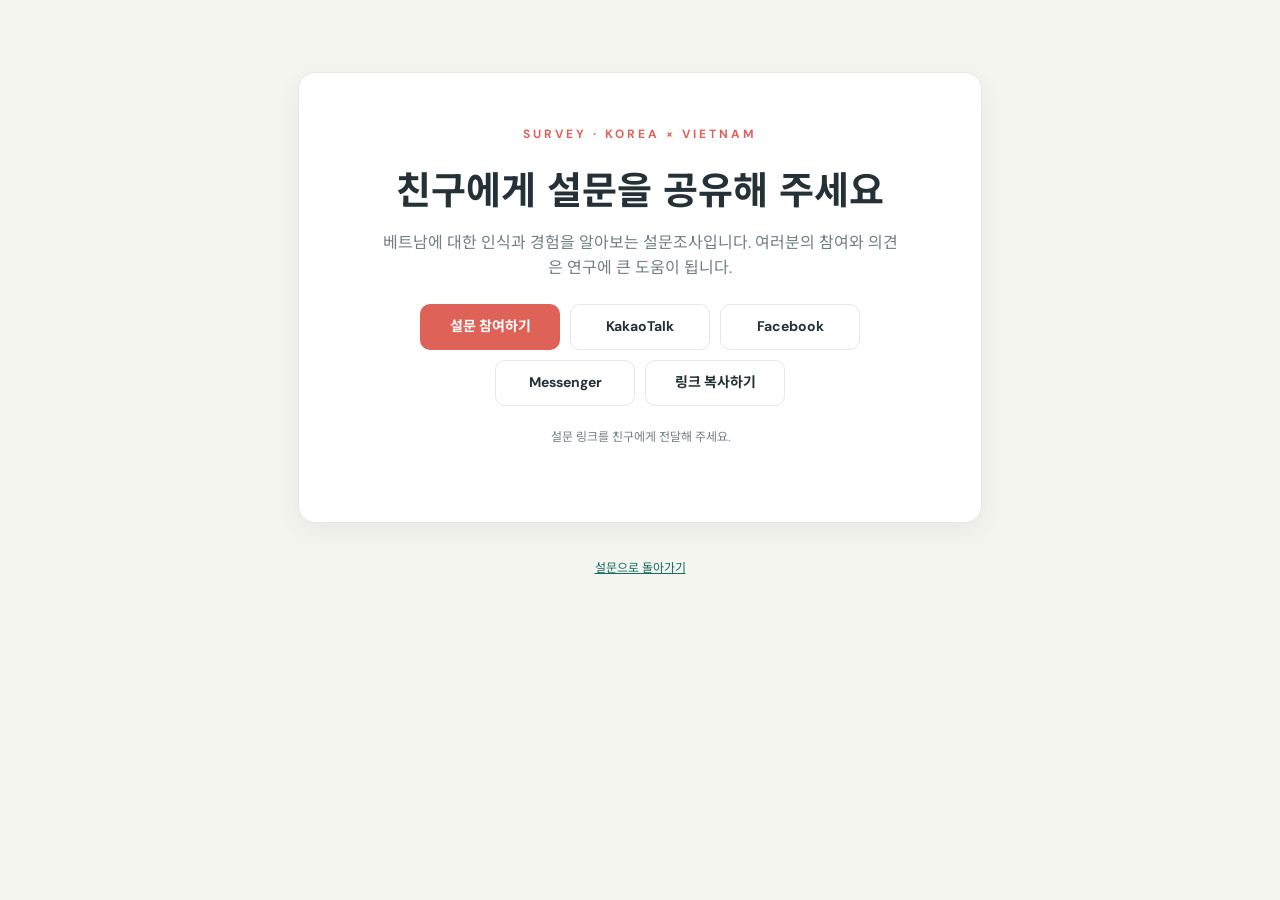
<file: share.html>
<!doctype html>
<html lang="ko">
<head>
<meta charset="utf-8">
<meta name="viewport" content="width=device-width,initial-scale=1">
<meta name="description" content="베트남에 대한 인식과 경험 설문조사">
<title>설문 공유하기 | Korea × Vietnam</title>
<link rel="stylesheet" href="styles.css">
<style>
.share-page{max-width:720px;margin:8vh auto;padding:0 18px}
.share-card{text-align:center;padding:clamp(26px,6vw,52px)}
.share-mark{font-size:12px;letter-spacing:3px;color:var(--coral);font-weight:700}
.share-card h1{font-family:'Noto Sans KR',sans-serif;font-size:clamp(26px,5vw,38px);line-height:1.35;margin:18px 0}
.share-card p{color:var(--muted);margin:0 auto 24px;max-width:520px}
.share-buttons{display:flex;flex-wrap:wrap;justify-content:center;gap:10px;margin:22px 0}
.share-buttons>*{min-width:140px}
.share-note{font-size:12px;color:var(--muted);margin-top:20px}
</style>
</head>
<body>
<main class="share-page">
<section class="panel share-card" lang="ko">
<div class="share-mark">SURVEY · KOREA × VIETNAM</div>
<h1>친구에게 설문을 공유해 주세요</h1>
<p>베트남에 대한 인식과 경험을 알아보는 설문조사입니다. 여러분의 참여와 의견은 연구에 큰 도움이 됩니다.</p>
<div class="share-buttons">
<a class="btn primary" id="startSurvey" href="./index.html?lang=ko">설문 참여하기</a>
<a class="btn secondary" id="kakaoShare" href="#" target="_blank" rel="noopener">KakaoTalk</a>
<a class="btn secondary" id="facebookShare" href="#" target="_blank" rel="noopener">Facebook</a>
<a class="btn secondary" id="messengerShare" href="#">Messenger</a>
<button class="btn secondary" id="copyLink" type="button">링크 복사하기</button>
</div>
<p class="share-note" id="shareStatus" role="status">설문 링크를 친구에게 전달해 주세요.</p>
</section>
<footer><a href="./index.html?lang=ko">설문으로 돌아가기</a></footer>
</main>
<script>
(function(){
 const surveyUrl=new URL('./index.html?lang=ko',window.location.href).href;
 const pageUrl=window.location.href;
 const title='베트남 설문조사';
 const message='베트남에 대한 인식과 경험을 알아보는 설문조사에 참여해 주세요.';
 document.getElementById('startSurvey').href=surveyUrl;
 document.getElementById('kakaoShare').href='https://sharer.kakao.com/talk/friends/picker/link?url='+encodeURIComponent(surveyUrl)+'&text='+encodeURIComponent(message);
 document.getElementById('facebookShare').href='https://www.facebook.com/sharer/sharer.php?u='+encodeURIComponent(surveyUrl);
 document.getElementById('messengerShare').href='fb-messenger://share/?link='+encodeURIComponent(surveyUrl);
 document.getElementById('copyLink').addEventListener('click',async function(){
   const status=document.getElementById('shareStatus');
   try{await navigator.clipboard.writeText(surveyUrl);status.textContent='설문 링크가 복사되었습니다.';}
   catch(e){window.prompt('설문 링크를 복사하세요',surveyUrl);}
 });
})();
</script>
</body>
</html>
</file>
<file: styles.css>
@import url('https://fonts.googleapis.com/css2?family=DM+Sans:wght@400;500;600;700&family=Noto+Sans+KR:wght@400;500;600;700;800&display=swap');:root{--ink:#243238;--muted:#718084;--teal:#176b66;--coral:#df6258;--paper:#f5f5ef;--line:#e5e8e3;--white:#fff}*{box-sizing:border-box}body{margin:0;background:var(--paper);color:var(--ink);font-family:'DM Sans','Noto Sans KR',sans-serif;line-height:1.55}.hero{background:linear-gradient(115deg,#155e5c,#287e76 62%,#d46c5b);color:white;padding:58px 22px 78px}.hero-inner{max-width:850px;margin:auto}.eyebrow{font-size:11px;letter-spacing:3px;font-weight:700;opacity:.8}.hero h1{font-family:'Noto Sans KR',sans-serif;font-size:clamp(28px,5vw,43px);line-height:1.3;margin:18px 0 14px}.hero p{max-width:650px;color:#e4f0ec}.pills{display:flex;gap:9px;margin-top:24px;flex-wrap:wrap}.pills span{border:1px solid #ffffff70;border-radius:30px;padding:6px 13px;font-size:12px}.wrap{max-width:850px;margin:-28px auto 0;padding:0 18px 36px}.panel{background:white;border:1px solid var(--line);border-radius:17px;padding:25px;margin-bottom:16px;box-shadow:0 8px 25px #273b3210}.intro{padding:22px 25px}.intro h2{font-size:18px;margin:0 0 5px}.intro p,.hint,.muted{color:var(--muted);font-size:13px}.progress{height:7px;border-radius:9px;background:#edf0ec;margin:17px 0 7px;overflow:hidden}.progress span{display:block;height:100%;width:0;background:var(--teal);transition:width .2s}.section-tag{font-size:11px;letter-spacing:2px;color:var(--coral);font-weight:700;margin-bottom:18px}.question{padding:8px 0 21px;margin-bottom:13px;border-bottom:1px solid #edf0ec}.question:last-child{border:0;padding-bottom:0;margin:0}h3{font-size:16px;margin:0 0 12px}.question h3{font-size:15px}.options{display:grid;grid-template-columns:repeat(2,minmax(0,1fr));gap:9px}.options label{display:flex;align-items:center;gap:10px;padding:11px 13px;border:1px solid var(--line);border-radius:10px;font-size:14px;cursor:pointer;min-height:44px}.options label:has(input:checked){border-color:var(--teal);background:#edf7f4}.options input{accent-color:var(--teal)}.field{margin-top:16px}.field label{display:block;font-size:13px;font-weight:600;margin-bottom:6px}input:not([type=radio]):not([type=checkbox]),textarea{width:100%;border:1px solid var(--line);border-radius:10px;padding:12px 13px;font:inherit;color:var(--ink);background:white}textarea{resize:vertical}.other{margin-top:10px}.likert-row{display:grid;grid-template-columns:minmax(150px,1fr) repeat(5,42px);gap:5px;align-items:center;padding:10px 0;border-bottom:1px solid #edf0ec;font-size:13px}.likert-row label{text-align:center}.likert-row input{accent-color:var(--teal)}.likert-head{font-size:11px;color:var(--muted);text-align:center}.submit-row,.actions{display:flex;gap:10px;justify-content:flex-end;flex-wrap:wrap}.btn{border:0;border-radius:10px;padding:11px 17px;font:inherit;font-size:14px;font-weight:700;cursor:pointer;text-decoration:none;display:inline-flex;align-items:center;justify-content:center}.primary{background:var(--coral);color:white}.secondary{background:white;color:var(--ink);border:1px solid var(--line)}.message{font-size:13px;color:var(--teal);min-height:20px}.hidden{display:none!important}footer{text-align:center;color:var(--muted);font-size:12px;padding:20px}a{color:var(--teal)}.admin-body{background:#f3f5f2}.admin-header{background:#155e5c;color:white;padding:32px max(22px,calc((100% - 1120px)/2));display:flex;justify-content:space-between;align-items:center;gap:20px}.admin-header h1{margin:8px 0 0;font-size:30px}.admin-header p{margin:3px 0;color:#d8e8e4}.admin-wrap{max-width:1120px;margin:28px auto}.login-panel{max-width:440px;margin:50px auto}.login-panel .btn{margin-top:14px}.dash-top{display:flex;justify-content:space-between;align-items:center;gap:15px;flex-wrap:wrap;margin-bottom:17px}.dash-top h2,.dash-top h3{margin:0}.stats{display:grid;grid-template-columns:repeat(4,1fr);gap:13px;margin-bottom:17px}.stat{background:white;border:1px solid var(--line);border-radius:14px;padding:18px}.stat span{display:block;color:var(--muted);font-size:12px}.stat strong{display:block;font-size:29px;margin-top:7px;color:var(--teal)}.chart-grid{display:grid;grid-template-columns:repeat(2,minmax(0,1fr));gap:14px}.chart-card{min-width:0;margin:0}.chart-card canvas{max-height:270px}.chart-card.wide{grid-column:1/-1}.responses{margin-top:16px}.table-scroll{overflow-x:auto}table{width:100%;border-collapse:collapse;font-size:13px}th,td{text-align:left;padding:11px;border-bottom:1px solid var(--line);vertical-align:top}th{color:var(--muted);font-weight:600}td{max-width:260px}.admin-wrap .panel{box-shadow:0 5px 20px #273b3208}@media(max-width:680px){.hero{padding:40px 20px 62px}.wrap{padding-left:12px;padding-right:12px}.panel{padding:19px}.options{grid-template-columns:1fr}.stats{grid-template-columns:repeat(2,1fr)}.chart-grid{grid-template-columns:1fr}.chart-card.wide{grid-column:auto}.admin-header{align-items:flex-start;flex-direction:column}.likert-row{grid-template-columns:minmax(115px,1fr) repeat(5,30px);font-size:11px}.submit-row>*{flex:1}}
.language-switch{display:flex;gap:6px;margin-top:12px}.lang-btn{border:1px solid #ffffff80;background:transparent;color:inherit;padding:6px 12px;border-radius:20px;font:inherit;font-size:12px;cursor:pointer}.lang-btn.active{background:#fff;color:#155e5c}.admin-header .language-switch{margin-left:auto}.admin-header{flex-wrap:wrap}

.wizard-step{min-height:260px}.wizard-step>.question{border:0;padding:10px 0 18px;margin:0}.wizard-step>.section-tag{margin-bottom:22px}.wizard-nav{display:flex;align-items:center;justify-content:space-between;gap:12px;margin:8px 0 18px}.wizard-nav span{font-size:13px;color:var(--muted);font-weight:600}.wizard-nav button:disabled{opacity:.4;cursor:not-allowed}.wizard-final{margin-top:4px}.wizard-final.hidden{display:none!important}

.survey-success{margin-top:24px;text-align:center;padding:32px 24px}
.survey-success h2{margin:0 0 12px;color:var(--ink)}
.survey-success h3{margin:26px 0 14px}
.share-actions{display:flex;flex-wrap:wrap;justify-content:center;gap:10px}
.share-actions a{text-decoration:none;display:inline-flex;align-items:center;justify-content:center}
</file>
